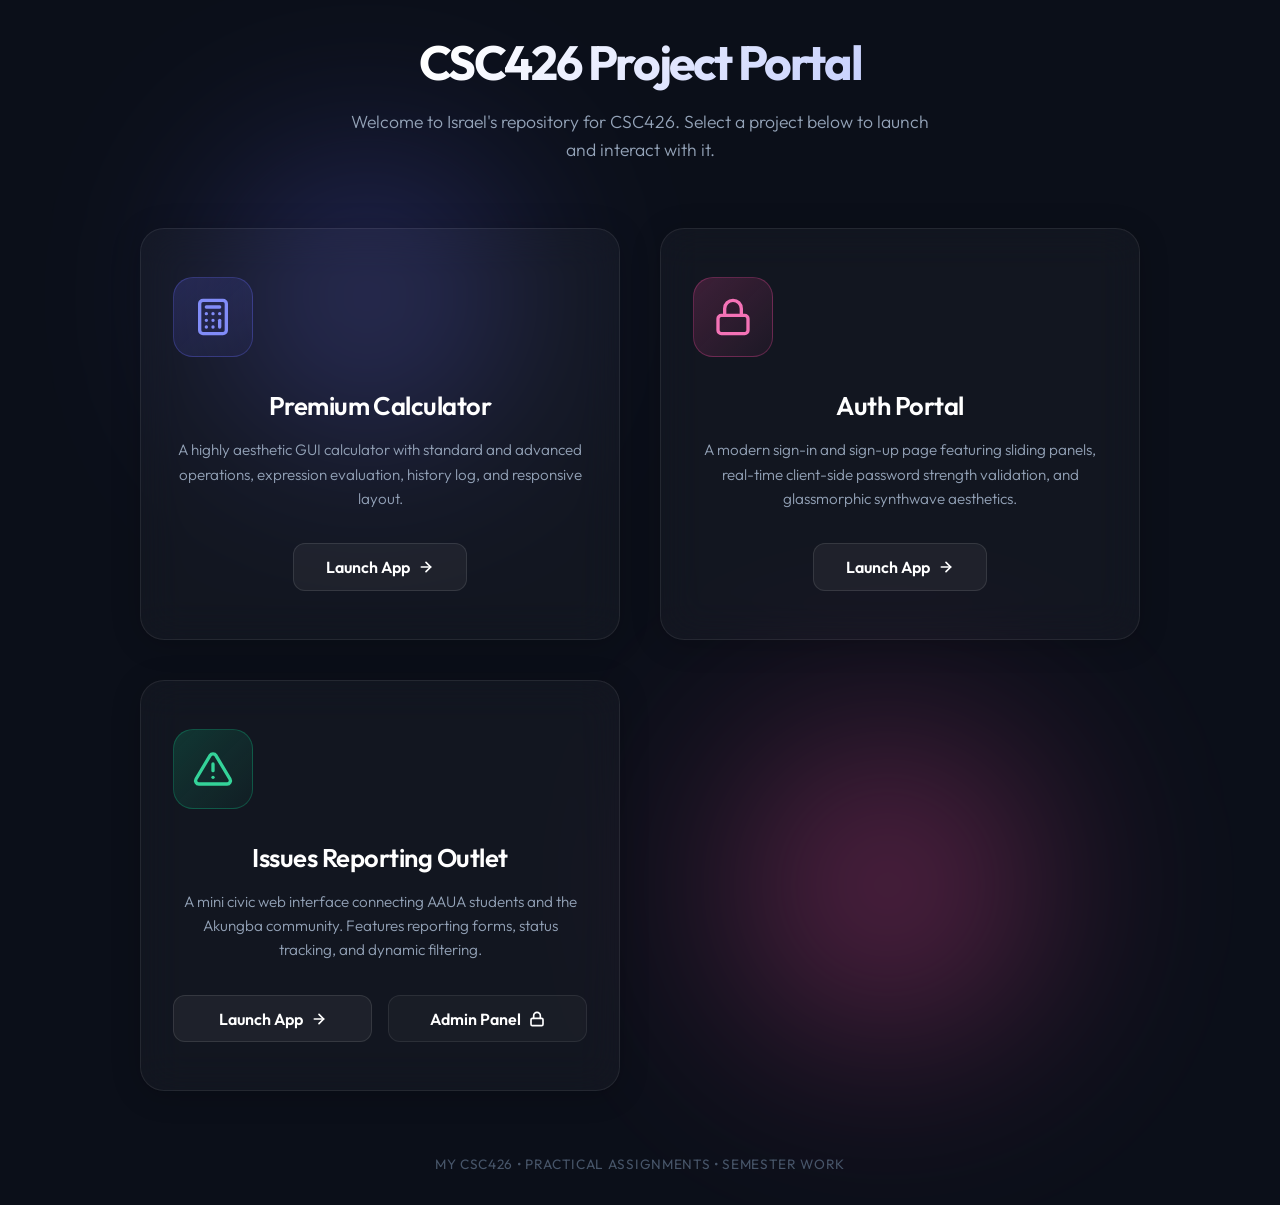
<file: index.html>
<!DOCTYPE html>
<html lang="en">
<head>
    <meta charset="UTF-8">
    <meta name="viewport" content="width=device-width, initial-scale=1.0">
    <meta name="description" content="CSC426 Practical Projects Portal - Access the Premium Calculator and Auth Portal assignment projects.">
    <title>CSC426 Project Portal</title>
    <!-- Google Fonts -->
    <link rel="preconnect" href="https://fonts.googleapis.com">
    <link rel="preconnect" href="https://fonts.gstatic.com" crossorigin>
    <link href="https://fonts.googleapis.com/css2?family=Outfit:wght@300;400;500;600;700&display=swap" rel="stylesheet">
    <!-- Favicon -->
    <link rel="icon" type="image/svg+xml" href="iro/favicon.svg?v=2">
    <style>
        :root {
            --bg-color: #0b0f19;
            --card-bg: rgba(255, 255, 255, 0.03);
            --card-border: rgba(255, 255, 255, 0.08);
            --card-hover-border: rgba(255, 255, 255, 0.2);
            --text-primary: #ffffff;
            --text-secondary: #94a3b8;
            --primary-glow: rgba(99, 102, 241, 0.15);
            --secondary-glow: rgba(236, 72, 153, 0.15);
            --accent-blue: #6366f1;
            --accent-pink: #ec4899;
            --accent-emerald: #10b981;
            --transition-speed: 0.4s;
        }

        * {
            box-sizing: border-box;
            margin: 0;
            padding: 0;
        }

        body {
            font-family: 'Outfit', sans-serif;
            background-color: var(--bg-color);
            color: var(--text-primary);
            min-height: 100vh;
            display: flex;
            flex-direction: column;
            justify-content: center;
            align-items: center;
            overflow-x: hidden;
            position: relative;
            padding: 2rem;
        }

        /* Background Animated Glow Bubbles */
        .glow-bubble {
            position: absolute;
            border-radius: 50%;
            filter: blur(100px);
            z-index: 0;
            opacity: 0.6;
            pointer-events: none;
            animation: float 20s infinite alternate ease-in-out;
        }

        .bubble-1 {
            top: 10%;
            left: 15%;
            width: 350px;
            height: 350px;
            background: radial-gradient(circle, var(--accent-blue) 0%, transparent 70%);
        }

        .bubble-2 {
            bottom: 10%;
            right: 15%;
            width: 400px;
            height: 400px;
            background: radial-gradient(circle, var(--accent-pink) 0%, transparent 70%);
            animation-delay: -5s;
        }

        @keyframes float {
            0% {
                transform: translate(0, 0) scale(1);
            }
            100% {
                transform: translate(50px, 40px) scale(1.1);
            }
        }

        /* Container & Portal Layout */
        .portal-container {
            position: relative;
            z-index: 1;
            max-width: 1000px;
            width: 100%;
            text-align: center;
        }

        header {
            margin-bottom: 4rem;
        }

        h1 {
            font-size: 3rem;
            font-weight: 700;
            letter-spacing: -0.05em;
            margin-bottom: 1rem;
            background: linear-gradient(135deg, #ffffff 30%, #a5b4fc 100%);
            -webkit-background-clip: text;
            -webkit-text-fill-color: transparent;
        }

        .subtitle {
            font-size: 1.1rem;
            color: var(--text-secondary);
            font-weight: 300;
            max-width: 600px;
            margin: 0 auto;
            line-height: 1.6;
        }

        /* Grid */
        .projects-grid {
            display: grid;
            grid-template-columns: repeat(auto-fit, minmax(320px, 1fr));
            gap: 2.5rem;
            justify-content: center;
            width: 100%;
        }

        /* Project Cards */
        .project-card {
            background: var(--card-bg);
            border: 1px solid var(--card-border);
            border-radius: 24px;
            padding: 3rem 2rem;
            text-decoration: none;
            color: inherit;
            display: flex;
            flex-direction: column;
            align-items: center;
            justify-content: space-between;
            transition: all var(--transition-speed) cubic-bezier(0.16, 1, 0.3, 1);
            backdrop-filter: blur(20px);
            -webkit-backdrop-filter: blur(20px);
            position: relative;
            overflow: hidden;
            box-shadow: 0 4px 30px rgba(0, 0, 0, 0.2);
        }

        .project-card::before {
            content: '';
            position: absolute;
            top: 0;
            left: 0;
            width: 100%;
            height: 100%;
            background: linear-gradient(180deg, rgba(255, 255, 255, 0.05) 0%, transparent 100%);
            opacity: 0;
            transition: opacity var(--transition-speed);
        }

        .project-card:hover {
            transform: translateY(-8px);
            border-color: var(--card-hover-border);
            box-shadow: 0 20px 40px rgba(0, 0, 0, 0.4), 
                        0 0 40px rgba(99, 102, 241, 0.1);
        }

        .project-card:hover::before {
            opacity: 1;
        }

        .card-icon-container {
            width: 80px;
            height: 80px;
            border-radius: 20px;
            display: flex;
            align-items: center;
            justify-content: center;
            margin-bottom: 2rem;
            transition: transform var(--transition-speed);
        }

        .project-card:hover .card-icon-container {
            transform: scale(1.1) rotate(5deg);
        }

        .calculator-card .card-icon-container {
            background: linear-gradient(135deg, rgba(99, 102, 241, 0.2) 0%, rgba(99, 102, 241, 0.05) 100%);
            border: 1px solid rgba(99, 102, 241, 0.3);
            color: #818cf8;
        }

        .auth-card .card-icon-container {
            background: linear-gradient(135deg, rgba(236, 72, 153, 0.2) 0%, rgba(236, 72, 153, 0.05) 100%);
            border: 1px solid rgba(236, 72, 153, 0.3);
            color: #f472b6;
        }

        .iro-card .card-icon-container {
            background: linear-gradient(135deg, rgba(16, 185, 129, 0.2) 0%, rgba(16, 185, 129, 0.05) 100%);
            border: 1px solid rgba(16, 185, 129, 0.3);
            color: #34d399;
        }

        .project-card h2 {
            font-size: 1.6rem;
            font-weight: 600;
            margin-bottom: 1rem;
            letter-spacing: -0.02em;
        }

        .project-card p {
            font-size: 0.95rem;
            color: var(--text-secondary);
            line-height: 1.6;
            margin-bottom: 2rem;
            font-weight: 300;
        }

        .btn-launch {
            display: inline-flex;
            align-items: center;
            gap: 0.5rem;
            font-size: 1rem;
            font-weight: 600;
            padding: 0.8rem 2rem;
            border-radius: 12px;
            background: rgba(255, 255, 255, 0.05);
            border: 1px solid rgba(255, 255, 255, 0.1);
            color: var(--text-primary);
            transition: all var(--transition-speed);
        }

        .calculator-card:hover .btn-launch {
            background: var(--accent-blue);
            border-color: var(--accent-blue);
            box-shadow: 0 0 20px rgba(99, 102, 241, 0.4);
        }

        .auth-card:hover .btn-launch {
            background: var(--accent-pink);
            border-color: var(--accent-pink);
            box-shadow: 0 0 20px rgba(236, 72, 153, 0.4);
        }

        .iro-card:hover .btn-launch:first-of-type {
            background: var(--accent-emerald);
            border-color: var(--accent-emerald);
            box-shadow: 0 0 20px rgba(16, 185, 129, 0.4);
        }

        .iro-card .btn-launch.admin-btn:hover {
            background: rgba(16, 185, 129, 0.15) !important;
            border-color: var(--accent-emerald) !important;
            box-shadow: 0 0 20px rgba(16, 185, 129, 0.25) !important;
            color: var(--text-primary) !important;
        }

        /* Footer */
        footer {
            margin-top: auto;
            padding-top: 4rem;
            font-size: 0.85rem;
            color: #475569;
            font-weight: 400;
            letter-spacing: 0.05em;
            text-transform: uppercase;
        }
    </style>
</head>
<body>
    <!-- Background Animated Glow Bubbles -->
    <div class="glow-bubble bubble-1"></div>
    <div class="glow-bubble bubble-2"></div>

    <div class="portal-container">
        <!-- Header -->
        <header>
            <h1 id="portal-title">CSC426 Project Portal</h1>
            <p class="subtitle">Welcome to Israel's repository for CSC426. Select a project below to launch and interact with it.</p>
        </header>

        <!-- Grid of Project Cards -->
        <main class="projects-grid">
            <!-- Card 1: Calculator -->
            <a href="/calculator/index.html" class="project-card calculator-card" id="link-calculator">
                <div>
                    <div class="card-icon-container">
                        <!-- Calculator Icon -->
                        <svg width="40" height="40" viewBox="0 0 24 24" fill="none" stroke="currentColor" stroke-width="2" stroke-linecap="round" stroke-linejoin="round">
                            <rect x="4" y="2" width="16" height="20" rx="2" ry="2"/>
                            <line x1="8" y1="6" x2="16" y2="6"/>
                            <line x1="16" y1="14" x2="16" y2="18"/>
                            <path d="M16 10h.01M12 10h.01M8 10h.01M12 14h.01M8 14h.01M12 18h.01M8 18h.01"/>
                        </svg>
                    </div>
                    <h2>Premium Calculator</h2>
                    <p>A highly aesthetic GUI calculator with standard and advanced operations, expression evaluation, history log, and responsive layout.</p>
                </div>
                <div class="btn-launch">
                    Launch App
                    <svg width="16" height="16" viewBox="0 0 24 24" fill="none" stroke="currentColor" stroke-width="2.5" stroke-linecap="round" stroke-linejoin="round">
                        <line x1="5" y1="12" x2="19" y2="12"></line>
                        <polyline points="12 5 19 12 12 19"></polyline>
                    </svg>
                </div>
            </a>

            <!-- Card 2: Auth Portal -->
            <a href="/auth/index.html" class="project-card auth-card" id="link-auth">
                <div>
                    <div class="card-icon-container">
                        <!-- Shield/Lock Icon -->
                        <svg width="40" height="40" viewBox="0 0 24 24" fill="none" stroke="currentColor" stroke-width="2" stroke-linecap="round" stroke-linejoin="round">
                            <rect x="3" y="11" width="18" height="11" rx="2" ry="2"/>
                            <path d="M7 11V7a5 5 0 0 1 10 0v4"/>
                        </svg>
                    </div>
                    <h2>Auth Portal</h2>
                    <p>A modern sign-in and sign-up page featuring sliding panels, real-time client-side password strength validation, and glassmorphic synthwave aesthetics.</p>
                </div>
                <div class="btn-launch">
                    Launch App
                    <svg width="16" height="16" viewBox="0 0 24 24" fill="none" stroke="currentColor" stroke-width="2.5" stroke-linecap="round" stroke-linejoin="round">
                        <line x1="5" y1="12" x2="19" y2="12"></line>
                        <polyline points="12 5 19 12 12 19"></polyline>
                    </svg>
                </div>
            </a>

            <!-- Card 3: Issues Reporting Outlet (IRO) -->
            <div class="project-card iro-card" id="link-iro">
                <div>
                    <div class="card-icon-container">
                        <!-- Alert/Notification Icon -->
                        <svg width="40" height="40" viewBox="0 0 24 24" fill="none" stroke="currentColor" stroke-width="2" stroke-linecap="round" stroke-linejoin="round">
                            <path d="M10.29 3.86L1.82 18a2 2 0 0 0 1.71 3h16.94a2 2 0 0 0 1.71-3L13.71 3.86a2 2 0 0 0-3.42 0z"/>
                            <line x1="12" y1="9" x2="12" y2="13"/>
                            <line x1="12" y1="17" x2="12.01" y2="17"/>
                        </svg>
                    </div>
                    <h2>Issues Reporting Outlet</h2>
                    <p>A mini civic web interface connecting AAUA students and the Akungba community. Features reporting forms, status tracking, and dynamic filtering.</p>
                </div>
                <div style="display: flex; gap: 1rem; width: 100%; justify-content: center; z-index: 10; margin-top: auto;">
                    <a href="/iro/index.html" class="btn-launch" style="text-decoration: none; flex: 1; justify-content: center;">
                        Launch App
                        <svg width="16" height="16" viewBox="0 0 24 24" fill="none" stroke="currentColor" stroke-width="2.5" stroke-linecap="round" stroke-linejoin="round">
                            <line x1="5" y1="12" x2="19" y2="12"></line>
                            <polyline points="12 5 19 12 12 19"></polyline>
                        </svg>
                    </a>
                    <a href="/iro/index.html#admin" class="btn-launch admin-btn" style="text-decoration: none; flex: 1; justify-content: center; background: rgba(255, 255, 255, 0.03); border-color: rgba(255, 255, 255, 0.08);">
                        Admin Panel
                        <svg width="16" height="16" viewBox="0 0 24 24" fill="none" stroke="currentColor" stroke-width="2.5" stroke-linecap="round" stroke-linejoin="round">
                            <rect x="3" y="11" width="18" height="11" rx="2" ry="2"/>
                            <path d="M7 11V7a5 5 0 0 1 10 0v4"/>
                        </svg>
                    </a>
                </div>
            </div>
        </main>

        <!-- Footer -->
        <footer>
           My CSC426 &bull; Practical Assignments &bull; Semester Work
        </footer>
    </div>
</body>
</html>
</file>
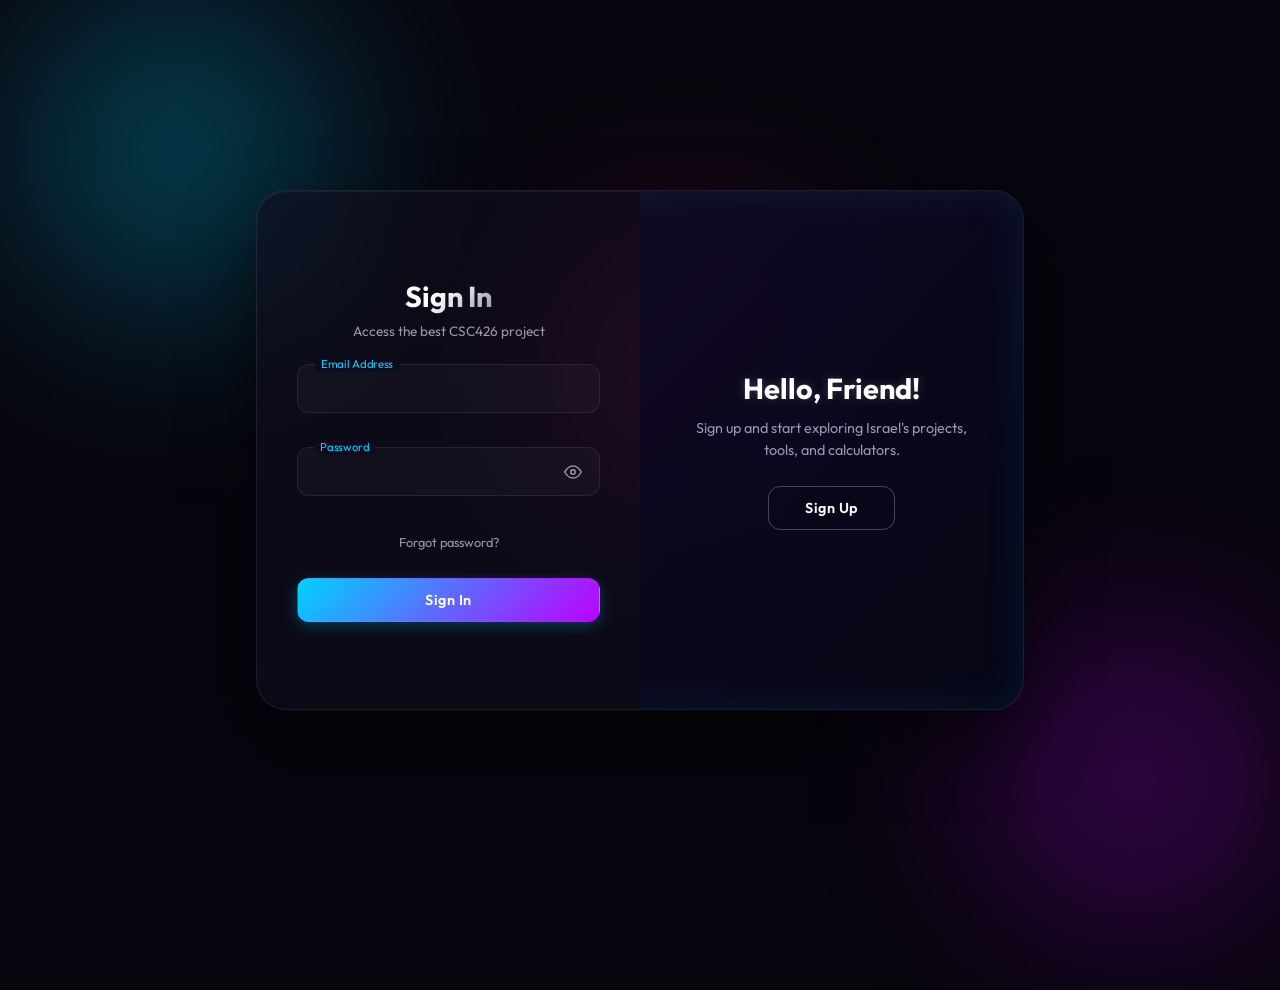
<file: auth/index.html>
<!DOCTYPE html>
<html lang="en">
<head>
    <meta charset="UTF-8">
    <meta name="viewport" content="width=device-width, initial-scale=1.0">
    <meta name="description" content="A premium, highly aesthetic Login and Sign Up portal with smooth sliding transitions, client-side validation, and glassmorphic synthwave aesthetics.">
    <title>My CSC426 Auth Portal</title>
    <!-- Google Fonts -->
    <link rel="preconnect" href="https://fonts.googleapis.com">
    <link rel="preconnect" href="https://fonts.gstatic.com" crossorigin>
    <link href="https://fonts.googleapis.com/css2?family=Outfit:wght@300;400;500;600;700&display=swap" rel="stylesheet">
    <link rel="stylesheet" href="style.css">
</head>
<body>
    <!-- Background Animated Glow Bubbles -->
    <div class="glow-bubble bubble-1"></div>
    <div class="glow-bubble bubble-2"></div>
    <div class="glow-bubble bubble-3"></div>

    <div class="container" id="container">
        <!-- Sign Up Form Panel -->
        <div class="form-container sign-up-container">
            <form id="signUpForm" novalidate>
                <h1>Create Account</h1>
                <p class="subtitle">Join to explore the best CSC426 platform today</p>
                
                <!-- Input Group: Name -->
                <div class="input-group">
                    <input type="text" id="signupName" required autocomplete="name">
                    <label for="signupName">Full Name</label>
                    <span class="error-msg" id="signupNameError"></span>
                </div>
                
                <!-- Input Group: Email -->
                <div class="input-group">
                    <input type="email" id="signupEmail" required autocomplete="email">
                    <label for="signupEmail">Email Address</label>
                    <span class="error-msg" id="signupEmailError"></span>
                </div>
                
                <!-- Input Group: Password -->
                <div class="input-group password-group">
                    <input type="password" id="signupPassword" required autocomplete="new-password">
                    <label for="signupPassword">Password</label>
                    <button type="button" class="toggle-password" aria-label="Toggle password visibility">
                        <!-- Eye Icon -->
                        <svg class="eye-open" width="18" height="18" viewBox="0 0 24 24" fill="none" stroke="currentColor" stroke-width="2" stroke-linecap="round" stroke-linejoin="round"><path d="M1 12s4-8 11-8 11 8 11 8-4 8-11 8-11-8-11-8z"/><circle cx="12" cy="12" r="3"/></svg>
                        <svg class="eye-closed hidden" width="18" height="18" viewBox="0 0 24 24" fill="none" stroke="currentColor" stroke-width="2" stroke-linecap="round" stroke-linejoin="round"><path d="M17.94 17.94A10.07 10.07 0 0 1 12 20c-7 0-11-8-11-8a18.45 18.45 0 0 1 5.06-5.94M9.9 4.24A9.12 9.12 0 0 1 12 4c7 0 11 8 11 8a18.5 18.5 0 0 1-2.16 3.19m-6.72-1.07a3 3 0 1 1-4.24-4.24"/><line x1="1" y1="1" x2="23" y2="23"/></svg>
                    </button>
                    <!-- Password Strength Meter -->
                    <div class="strength-meter">
                        <div class="strength-bar" id="strengthBar"></div>
                    </div>
                    <span class="strength-text" id="strengthText">Password strength</span>
                    <span class="error-msg" id="signupPasswordError"></span>
                </div>

                <!-- Input Group: Confirm Password -->
                <div class="input-group password-group">
                    <input type="password" id="signupConfirmPassword" required autocomplete="new-password">
                    <label for="signupConfirmPassword">Confirm Password</label>
                    <button type="button" class="toggle-password" aria-label="Toggle password visibility">
                        <svg class="eye-open" width="18" height="18" viewBox="0 0 24 24" fill="none" stroke="currentColor" stroke-width="2" stroke-linecap="round" stroke-linejoin="round"><path d="M1 12s4-8 11-8 11 8 11 8-4 8-11 8-11-8-11-8z"/><circle cx="12" cy="12" r="3"/></svg>
                        <svg class="eye-closed hidden" width="18" height="18" viewBox="0 0 24 24" fill="none" stroke="currentColor" stroke-width="2" stroke-linecap="round" stroke-linejoin="round"><path d="M17.94 17.94A10.07 10.07 0 0 1 12 20c-7 0-11-8-11-8a18.45 18.45 0 0 1 5.06-5.94M9.9 4.24A9.12 9.12 0 0 1 12 4c7 0 11 8 11 8a18.5 18.5 0 0 1-2.16 3.19m-6.72-1.07a3 3 0 1 1-4.24-4.24"/><line x1="1" y1="1" x2="23" y2="23"/></svg>
                    </button>
                    <span class="error-msg" id="signupConfirmPasswordError"></span>
                </div>

                <button class="btn btn-primary" type="submit">Sign Up</button>
                <div class="mobile-switch">Already have an account? <span id="mobileToLogin">Sign In</span></div>
            </form>
        </div>

        <!-- Sign In Form Panel -->
        <div class="form-container sign-in-container">
            <form id="signInForm" novalidate>
                <h1>Sign In</h1>
                <p class="subtitle">Access the best CSC426 project</p>
                
                <!-- Input Group: Email -->
                <div class="input-group">
                    <input type="email" id="loginEmail" required autocomplete="email">
                    <label for="loginEmail">Email Address</label>
                    <span class="error-msg" id="loginEmailError"></span>
                </div>
                
                <!-- Input Group: Password -->
                <div class="input-group password-group">
                    <input type="password" id="loginPassword" required autocomplete="current-password">
                    <label for="loginPassword">Password</label>
                    <button type="button" class="toggle-password" aria-label="Toggle password visibility">
                        <svg class="eye-open" width="18" height="18" viewBox="0 0 24 24" fill="none" stroke="currentColor" stroke-width="2" stroke-linecap="round" stroke-linejoin="round"><path d="M1 12s4-8 11-8 11 8 11 8-4 8-11 8-11-8-11-8z"/><circle cx="12" cy="12" r="3"/></svg>
                        <svg class="eye-closed hidden" width="18" height="18" viewBox="0 0 24 24" fill="none" stroke="currentColor" stroke-width="2" stroke-linecap="round" stroke-linejoin="round"><path d="M17.94 17.94A10.07 10.07 0 0 1 12 20c-7 0-11-8-11-8a18.45 18.45 0 0 1 5.06-5.94M9.9 4.24A9.12 9.12 0 0 1 12 4c7 0 11 8 11 8a18.5 18.5 0 0 1-2.16 3.19m-6.72-1.07a3 3 0 1 1-4.24-4.24"/><line x1="1" y1="1" x2="23" y2="23"/></svg>
                    </button>
                    <span class="error-msg" id="loginPasswordError"></span>
                </div>

                <a href="#" class="forgot-password">Forgot password?</a>
                <button class="btn btn-primary" type="submit">Sign In</button>
                <div class="mobile-switch">Don't have an account? <span id="mobileToSignUp">Sign Up</span></div>
            </form>
        </div>

        <!-- Overlay Panel Container -->
        <div class="overlay-container">
            <div class="overlay">
                <!-- Overlay Left (Active when signing up is shown) -->
                <div class="overlay-panel overlay-left">
                    <h2>Welcome Back!</h2>
                    <p>Enter your details and continue your journey with the best CSC426 platform you every see.</p>
                    <button class="btn btn-ghost" id="signInBtn">Sign In</button>
                </div>
                <!-- Overlay Right (Active when signing in is shown) -->
                <div class="overlay-panel overlay-right">
                    <h2>Hello, Friend!</h2>
                    <p>Sign up and start exploring Israel's projects, tools, and calculators.</p>
                    <button class="btn btn-ghost" id="signUpBtn">Sign Up</button>
                </div>
            </div>
        </div>
    </div>

    <!-- Alert Dialog -->
    <div class="alert-dialog" id="alertDialog">
        <div class="alert-box">
            <div class="alert-icon" id="alertIcon"></div>
            <h3 class="alert-title" id="alertTitle">Alert</h3>
            <p class="alert-message" id="alertMessage">Message details go here.</p>
            <button class="btn btn-primary" id="alertCloseBtn">Okay</button>
        </div>
    </div>

    <!-- Scripts -->
    <script src="script.js"></script>
</body>
</html>
</file>
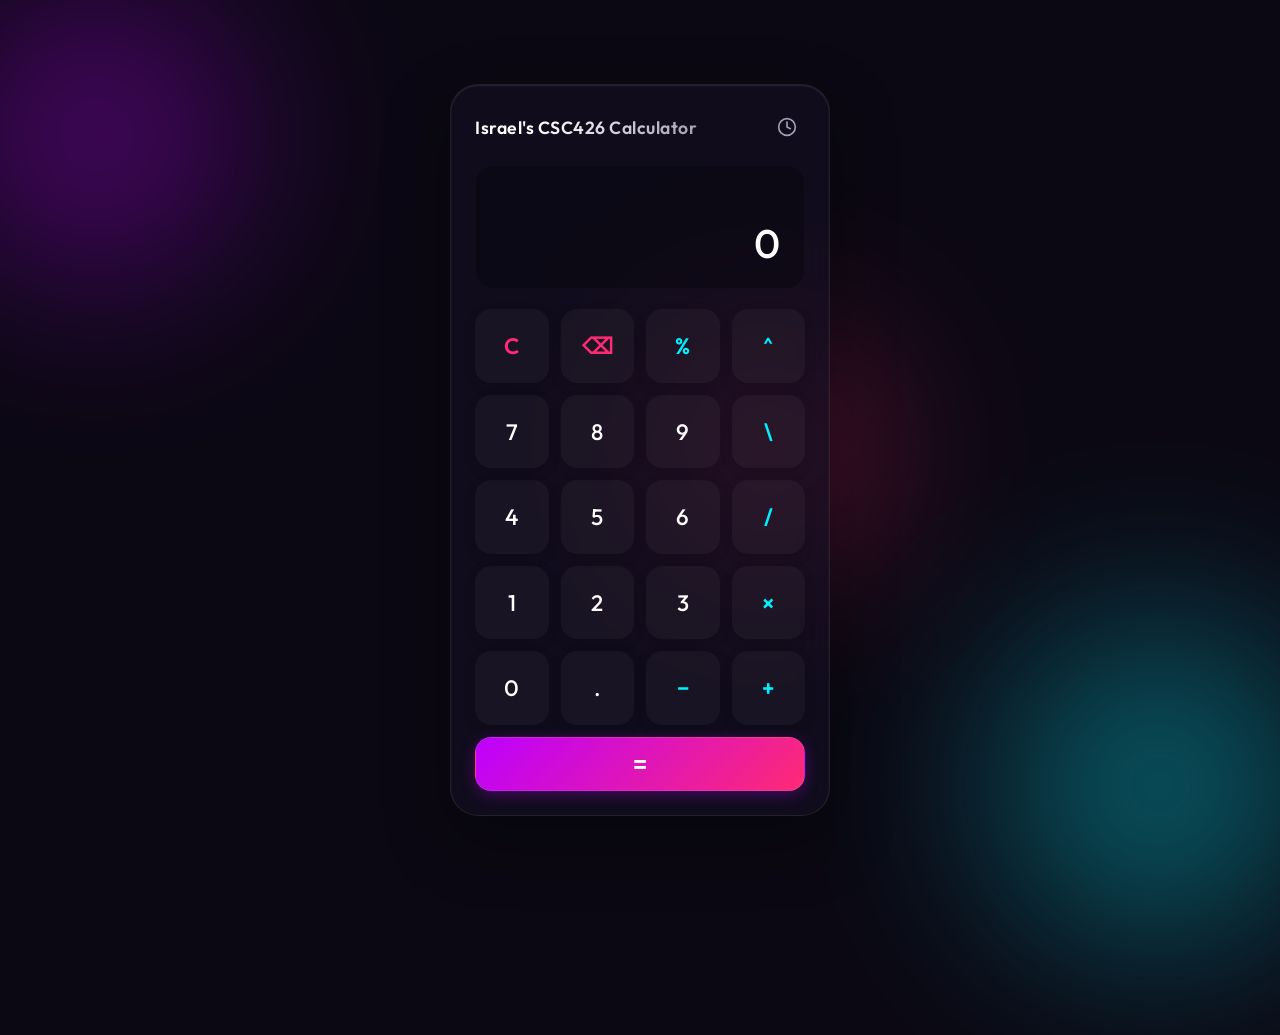
<file: calculator/index.html>
<!DOCTYPE html>
<html lang="en">
<head>
    <meta charset="UTF-8">
    <meta name="viewport" content="width=device-width, initial-scale=1.0">
    <meta name="description" content="A premium, highly aesthetic GUI-based calculator with standard and advanced operations, keyboard support, and history tracking.">
    <title>CSC426 Premium Calculator</title>
    <!-- Google Fonts -->
    <link rel="preconnect" href="https://fonts.googleapis.com">
    <link rel="preconnect" href="https://fonts.gstatic.com" crossorigin>
    <link href="https://fonts.googleapis.com/css2?family=Outfit:wght@300;400;500;600;700&display=swap" rel="stylesheet">
    <link rel="stylesheet" href="index.css">
</head>
<body>
    <!-- Background Animated Glow Bubbles -->
    <div class="glow-bubble bubble-1"></div>
    <div class="glow-bubble bubble-2"></div>
    <div class="glow-bubble bubble-3"></div>

    <div class="calculator-container" id="calculatorContainer">
        <!-- Header -->
        <header class="calculator-header">
            <h1 class="logo">Israel's CSC426 Calculator</h1>
            <button class="history-toggle-btn" id="historyToggleBtn" aria-label="Toggle calculation history">
                <!-- History Icon (SVG) -->
                <svg width="20" height="20" viewBox="0 0 24 24" fill="none" stroke="currentColor" stroke-width="2" stroke-linecap="round" stroke-linejoin="round">
                    <circle cx="12" cy="12" r="10"/>
                    <polyline points="12 6 12 12 16 14"/>
                </svg>
            </button>
        </header>

        <!-- Display Area -->
        <div class="calculator-display">
            <div class="expression-row" id="expressionDisplay" aria-live="polite"></div>
            <div class="result-row" id="resultDisplay" aria-live="polite">0</div>
        </div>

        <!-- Keypad Grid -->
        <div class="calculator-keypad">
            <!-- Row 1: Actions & Advanced Ops -->
            <button class="btn btn-action" id="key-clear" data-key="c">C</button>
            <button class="btn btn-action" id="key-backspace" data-key="backspace">⌫</button>
            <button class="btn btn-op" id="key-mod" data-op="%">%</button>
            <button class="btn btn-op" id="key-exp" data-op="^">^</button>

            <!-- Row 2 -->
            <button class="btn btn-num" data-num="7">7</button>
            <button class="btn btn-num" data-num="8">8</button>
            <button class="btn btn-num" data-num="9">9</button>
            <button class="btn btn-op" id="key-intdiv" data-op="\">\</button>

            <!-- Row 3 -->
            <button class="btn btn-num" data-num="4">4</button>
            <button class="btn btn-num" data-num="5">5</button>
            <button class="btn btn-num" data-num="6">6</button>
            <button class="btn btn-op" id="key-div" data-op="/">/</button>

            <!-- Row 4 -->
            <button class="btn btn-num" data-num="1">1</button>
            <button class="btn btn-num" data-num="2">2</button>
            <button class="btn btn-num" data-num="3">3</button>
            <button class="btn btn-op" id="key-mul" data-op="*">×</button>

            <!-- Row 5 -->
            <button class="btn btn-num" data-num="0">0</button>
            <button class="btn btn-num" data-num=".">.</button>
            <button class="btn btn-op" id="key-sub" data-op="-">−</button>
            <button class="btn btn-op" id="key-add" data-op="+">+</button>

            <!-- Equals (Spans full width or special style) -->
            <button class="btn btn-equals" id="key-equals">=</button>
        </div>

        <!-- History Panel (Slides out) -->
        <div class="history-panel" id="historyPanel">
            <div class="history-header">
                <h2>Calculation History</h2>
                <button class="close-history-btn" id="closeHistoryBtn" aria-label="Close history">
                    <svg width="20" height="20" viewBox="0 0 24 24" fill="none" stroke="currentColor" stroke-width="2" stroke-linecap="round" stroke-linejoin="round">
                        <line x1="18" y1="6" x2="6" y2="18"></line>
                        <line x1="6" y1="6" x2="18" y2="18"></line>
                    </svg>
                </button>
            </div>
            <div class="history-content" id="historyContent">
                <p class="empty-history-msg">No history yet</p>
            </div>
            <div class="history-footer">
                <button class="clear-history-btn" id="clearHistoryBtn">Clear All History</button>
            </div>
        </div>
    </div>

    <!-- Scripts -->
    <script src="index.js"></script>
</body>
</html>
</file>
<file: auth/style.css>
/* CSS Variables for Premium Aesthetics */
:root {
    --bg-dark: #07050d;
    --card-bg: rgba(18, 14, 30, 0.6);
    --border-color: rgba(255, 255, 255, 0.08);
    --text-primary: #f5f3f7;
    --text-secondary: #9c94b0;

    /* Cyberpunk Glow Palettes */
    --neon-blue: #00d2ff;
    --neon-green: #39ff14;
    --neon-pink: #ff2a74;
    --neon-purple: #bd00ff;
    
    --input-bg: rgba(255, 255, 255, 0.03);
    --input-focus: rgba(0, 210, 255, 0.15);
    
    --font-sans: 'Outfit', -apple-system, BlinkMacSystemFont, sans-serif;
    --transition-speed: 0.6s;
    --easing: cubic-bezier(0.76, 0, 0.24, 1);
}

/* Reset and Base Styles */
* {
    margin: 0;
    padding: 0;
    box-sizing: border-box;
    font-family: var(--font-sans);
    user-select: none;
}

body {
    background-color: var(--bg-dark);
    color: var(--text-primary);
    min-height: 100vh;
    display: flex;
    justify-content: center;
    align-items: center;
    overflow: hidden;
    position: relative;
}

/* Ambient Animated Glow Bubbles */
.glow-bubble {
    position: absolute;
    border-radius: 50%;
    filter: blur(90px);
    opacity: 0.4;
    z-index: 0;
    pointer-events: none;
    animation: drift 25s infinite alternate ease-in-out;
}

.bubble-1 {
    width: 480px;
    height: 480px;
    background: radial-gradient(circle, var(--neon-blue) 0%, transparent 70%);
    top: -10%;
    left: -5%;
}

.bubble-2 {
    width: 420px;
    height: 420px;
    background: radial-gradient(circle, var(--neon-purple) 0%, transparent 70%);
    bottom: -10%;
    right: -5%;
    animation-delay: -5s;
}

.bubble-3 {
    width: 350px;
    height: 350px;
    background: radial-gradient(circle, var(--neon-pink) 0%, transparent 70%);
    bottom: 40%;
    left: 40%;
    animation-delay: -10s;
}

@keyframes drift {
    0% { transform: translate(0, 0) scale(1) rotate(0deg); }
    50% { transform: translate(60px, -60px) scale(1.15) rotate(180deg); }
    100% { transform: translate(-40px, 40px) scale(0.9) rotate(360deg); }
}

/* Main Auth Container */
.container {
    background: var(--card-bg);
    border: 1px solid var(--border-color);
    border-radius: 30px;
    box-shadow: 0 30px 70px rgba(0, 0, 0, 0.5),
                inset 0 1px 2px rgba(255, 255, 255, 0.08);
    backdrop-filter: blur(25px);
    -webkit-backdrop-filter: blur(25px);
    position: relative;
    overflow: hidden;
    width: 768px;
    max-width: 100%;
    min-height: 520px;
    z-index: 10;
}

/* Forms container general layout */
.form-container {
    position: absolute;
    top: 0;
    height: 100%;
    transition: all var(--transition-speed) var(--easing);
}

.sign-in-container {
    left: 0;
    width: 50%;
    z-index: 2;
}

.sign-up-container {
    left: 0;
    width: 50%;
    opacity: 0;
    z-index: 1;
}

/* Active Right Panel Class Shifts (for Toggle state) */
.container.right-panel-active .sign-in-container {
    transform: translateX(100%);
    opacity: 0;
    z-index: 1;
}

.container.right-panel-active .sign-up-container {
    transform: translateX(100%);
    opacity: 1;
    z-index: 5;
    animation: show var(--transition-speed);
}

@keyframes show {
    0%, 49.99% { opacity: 0; z-index: 1; }
    50%, 100% { opacity: 1; z-index: 5; }
}

/* Form Styling */
form {
    background: transparent;
    display: flex;
    flex-direction: column;
    justify-content: center;
    align-items: center;
    padding: 0 40px;
    height: 100%;
    text-align: center;
}

form h1 {
    font-size: 1.8rem;
    font-weight: 700;
    margin-bottom: 8px;
    background: linear-gradient(135deg, #ffffff 40%, var(--text-secondary));
    -webkit-background-clip: text;
    -webkit-text-fill-color: transparent;
}

.subtitle {
    font-size: 0.85rem;
    color: var(--text-secondary);
    margin-bottom: 24px;
}

/* Input Fields & Floating Labels */
.input-group {
    position: relative;
    width: 100%;
    margin-bottom: 16px;
}

.input-group input {
    width: 100%;
    padding: 14px 16px;
    background: var(--input-bg);
    border: 1px solid var(--border-color);
    border-radius: 12px;
    outline: none;
    color: var(--text-primary);
    font-size: 0.95rem;
    transition: all 0.3s ease;
    user-select: text;
}

/* Floating Label Animation */
.input-group label {
    position: absolute;
    left: 16px;
    top: 50%;
    transform: translateY(-50%);
    color: var(--text-secondary);
    pointer-events: none;
    transition: all 0.3s ease;
    font-size: 0.9rem;
}

/* When focused, filled, or autofilled, label floats up */
.input-group input:focus ~ label,
.input-group input:not(:placeholder-shown) ~ label,
.input-group input:-webkit-autofill ~ label,
.input-group input:autofill ~ label,
.input-group.has-content label {
    top: 0;
    font-size: 0.75rem;
    color: var(--neon-blue);
    background: #0f0b1e;
    padding: 0 6px;
    border-radius: 4px;
    transform: translateY(-50%) scale(0.95);
}

.input-group input:focus {
    border-color: var(--neon-blue);
    box-shadow: 0 0 10px rgba(0, 210, 255, 0.25);
    background: var(--input-focus);
}

/* Toggle Password Visibility Button */
.password-group {
    position: relative;
}

.password-group input {
    padding-right: 48px;
}

.toggle-password {
    position: absolute;
    right: 14px;
    top: 25px; /* Centered relative to input height */
    transform: translateY(-50%);
    background: transparent;
    border: none;
    color: var(--text-secondary);
    cursor: pointer;
    display: flex;
    align-items: center;
    justify-content: center;
    padding: 4px;
    transition: color 0.2s ease;
    z-index: 10;
}

.toggle-password:hover {
    color: var(--text-primary);
}

.hidden {
    display: none !important;
}

/* Error Messages */
.error-msg {
    display: block;
    text-align: left;
    color: var(--neon-pink);
    font-size: 0.75rem;
    margin-top: 4px;
    padding-left: 4px;
    min-height: 14px;
}

/* Password Strength Bar */
.strength-meter {
    height: 4px;
    background: rgba(255, 255, 255, 0.08);
    border-radius: 2px;
    margin-top: 6px;
    overflow: hidden;
    display: none; /* Shown dynamically in JS */
}

.strength-bar {
    height: 100%;
    width: 0;
    border-radius: 2px;
    transition: width 0.4s ease, background-color 0.4s ease;
}

.strength-bar.weak { background-color: var(--neon-pink); }
.strength-bar.medium { background-color: #ffd000; }
.strength-bar.strong { background-color: var(--neon-green); }

.strength-text {
    display: none; /* Shown dynamically */
    font-size: 0.75rem;
    text-align: left;
    color: var(--text-secondary);
    margin-top: 4px;
    padding-left: 4px;
}

.forgot-password {
    color: var(--text-secondary);
    font-size: 0.8rem;
    text-decoration: none;
    margin: 4px 0 20px;
    transition: color 0.2s ease;
}

.forgot-password:hover {
    color: var(--neon-blue);
    text-shadow: 0 0 8px rgba(0, 210, 255, 0.3);
}

/* Button System */
.btn {
    border: 1px solid transparent;
    border-radius: 12px;
    font-size: 0.9rem;
    font-weight: 600;
    padding: 12px 36px;
    cursor: pointer;
    transition: all 0.2s ease;
    outline: none;
    letter-spacing: 0.5px;
}

.btn-primary {
    background: linear-gradient(135deg, var(--neon-blue), var(--neon-purple));
    color: #fff;
    box-shadow: 0 4px 15px rgba(0, 210, 255, 0.25);
    margin-top: 8px;
    width: 100%;
}

.btn-primary:hover {
    background: linear-gradient(135deg, #33dbff, #c933ff);
    box-shadow: 0 6px 20px rgba(0, 210, 255, 0.45);
    transform: translateY(-1px);
}

.btn-primary:active {
    transform: translateY(1px);
}

.btn-ghost {
    background: transparent;
    border-color: rgba(255, 255, 255, 0.25);
    color: #fff;
}

.btn-ghost:hover {
    background: rgba(255, 255, 255, 0.08);
    border-color: #fff;
    box-shadow: 0 0 15px rgba(255, 255, 255, 0.15);
}

/* Sliding Overlay Panel Container */
.overlay-container {
    position: absolute;
    top: 0;
    left: 50%;
    width: 50%;
    height: 100%;
    overflow: hidden;
    transition: transform var(--transition-speed) var(--easing);
    z-index: 100;
}

.container.right-panel-active .overlay-container {
    transform: translateX(-100%);
}

.overlay {
    background: linear-gradient(135deg, rgba(20, 10, 45, 0.8), rgba(5, 5, 20, 0.9));
    color: #fff;
    position: relative;
    left: -100%;
    height: 100%;
    width: 200%;
    transform: translateX(0);
    transition: transform var(--transition-speed) var(--easing);
    box-shadow: inset 0 0 40px rgba(0, 210, 255, 0.1);
}

.container.right-panel-active .overlay {
    transform: translateX(50%);
}

.overlay-panel {
    position: absolute;
    display: flex;
    align-items: center;
    justify-content: center;
    flex-direction: column;
    padding: 0 40px;
    text-align: center;
    top: 0;
    height: 100%;
    width: 50%;
    transform: translateX(0);
    transition: transform var(--transition-speed) var(--easing);
}

.overlay-left {
    transform: translateX(-20%);
}

.container.right-panel-active .overlay-left {
    transform: translateX(0);
}

.overlay-right {
    right: 0;
    transform: translateX(0);
}

.container.right-panel-active .overlay-right {
    transform: translateX(20%);
}

.overlay-panel h2 {
    font-size: 1.8rem;
    font-weight: 700;
    margin-bottom: 12px;
    text-shadow: 0 0 10px rgba(255, 255, 255, 0.2);
}

.overlay-panel p {
    font-size: 0.9rem;
    line-height: 1.5;
    margin-bottom: 24px;
    color: var(--text-secondary);
}

/* Mobile responsive Switch option */
.mobile-switch {
    display: none;
    font-size: 0.85rem;
    color: var(--text-secondary);
    margin-top: 18px;
}

.mobile-switch span {
    color: var(--neon-blue);
    cursor: pointer;
    font-weight: 600;
}

.mobile-switch span:hover {
    text-decoration: underline;
}

/* Premium Alert Dialog */
.alert-dialog {
    position: fixed;
    top: 0;
    left: 0;
    width: 100%;
    height: 100%;
    background: rgba(0, 0, 0, 0.7);
    backdrop-filter: blur(10px);
    -webkit-backdrop-filter: blur(10px);
    z-index: 1000;
    display: flex;
    justify-content: center;
    align-items: center;
    opacity: 0;
    pointer-events: none;
    transition: opacity 0.3s ease;
}

.alert-dialog.show {
    opacity: 1;
    pointer-events: auto;
}

.alert-box {
    background: rgba(22, 17, 36, 0.95);
    border: 1px solid rgba(255, 255, 255, 0.1);
    box-shadow: 0 20px 50px rgba(0, 0, 0, 0.5),
                0 0 20px rgba(0, 210, 255, 0.2);
    border-radius: 20px;
    padding: 30px;
    width: 320px;
    text-align: center;
    transform: scale(0.8);
    transition: transform 0.3s cubic-bezier(0.175, 0.885, 0.32, 1.275);
}

.alert-dialog.show .alert-box {
    transform: scale(1);
}

.alert-icon {
    width: 50px;
    height: 50px;
    margin: 0 auto 16px;
    border-radius: 50%;
    display: flex;
    align-items: center;
    justify-content: center;
}

.alert-icon.success {
    background: rgba(57, 255, 20, 0.1);
    border: 2px solid var(--neon-green);
    color: var(--neon-green);
}

.alert-icon.success::after {
    content: '✓';
    font-size: 1.8rem;
    font-weight: bold;
}

.alert-icon.error {
    background: rgba(255, 42, 116, 0.1);
    border: 2px solid var(--neon-pink);
    color: var(--neon-pink);
}

.alert-icon.error::after {
    content: '✗';
    font-size: 1.8rem;
    font-weight: bold;
}

.alert-title {
    font-size: 1.2rem;
    font-weight: 600;
    margin-bottom: 8px;
    color: #fff;
}

.alert-message {
    font-size: 0.9rem;
    color: var(--text-secondary);
    margin-bottom: 20px;
    line-height: 1.4;
}

.alert-box .btn {
    width: 100%;
}

/* Mobile Responsiveness (Viewports < 768px) */
@media (max-width: 768px) {
    .container {
        width: 340px;
        min-height: 540px;
        padding: 20px 0;
    }
    
    .overlay-container {
        display: none; /* Hide overlay slider on mobile */
    }
    
    .form-container {
        width: 100%;
        position: relative;
        transform: none !important;
        opacity: 1 !important;
        display: none;
    }
    
    /* Toggle states for mobile display */
    .container:not(.right-panel-active) .sign-in-container {
        display: block;
    }
    
    .container.right-panel-active .sign-up-container {
        display: block;
    }
    
    .mobile-switch {
        display: block;
    }
    
    form {
        padding: 0 24px;
    }
    
    form h1 {
        font-size: 1.6rem;
    }
}
</file>
<file: calculator/index.css>
/* Core Design System & Variables */
:root {
    --bg-dark: #0b0813;
    --card-bg: rgba(20, 16, 35, 0.65);
    --border-color: rgba(255, 255, 255, 0.08);
    --text-primary: #f3f0f7;
    --text-secondary: #a29bb3;
    
    /* Neon Colors */
    --neon-pink: #ff2a74;
    --neon-cyan: #00f0ff;
    --neon-purple: #bd00ff;
    --neon-yellow: #ffd000;
    --neon-green: #39ff14;
    --neon-red: #ff3b30;

    /* Key colors */
    --key-bg: rgba(255, 255, 255, 0.03);
    --key-bg-hover: rgba(255, 255, 255, 0.07);
    --key-bg-active: rgba(255, 255, 255, 0.12);
    
    --font-sans: 'Outfit', -apple-system, BlinkMacSystemFont, "Segoe UI", Roboto, sans-serif;
}

/* Base resets & styles */
* {
    box-sizing: border-box;
    margin: 0;
    padding: 0;
    user-select: none;
    -webkit-user-select: none;
}

body {
    background-color: var(--bg-dark);
    color: var(--text-primary);
    font-family: var(--font-sans);
    min-height: 100vh;
    display: flex;
    justify-content: center;
    align-items: center;
    overflow: hidden;
    position: relative;
}

/* Background animated glow bubbles */
.glow-bubble {
    position: absolute;
    border-radius: 50%;
    filter: blur(80px);
    opacity: 0.45;
    z-index: 0;
    pointer-events: none;
    animation: drift 25s infinite alternate ease-in-out;
}

.bubble-1 {
    width: 450px;
    height: 450px;
    background: radial-gradient(circle, var(--neon-purple) 0%, transparent 70%);
    top: -10%;
    left: -10%;
    animation-duration: 20s;
}

.bubble-2 {
    width: 500px;
    height: 500px;
    background: radial-gradient(circle, var(--neon-cyan) 0%, transparent 70%);
    bottom: -15%;
    right: -10%;
    animation-duration: 28s;
}

.bubble-3 {
    width: 350px;
    height: 350px;
    background: radial-gradient(circle, var(--neon-pink) 0%, transparent 70%);
    top: 50%;
    left: 60%;
    transform: translate(-50%, -50%);
    animation-duration: 22s;
}

@keyframes drift {
    0% {
        transform: translate(0, 0) scale(1) rotate(0deg);
    }
    50% {
        transform: translate(50px, -50px) scale(1.1) rotate(180deg);
    }
    100% {
        transform: translate(-30px, 40px) scale(0.9) rotate(360deg);
    }
}

/* Calculator Container */
.calculator-container {
    width: 100%;
    max-width: 380px;
    background: var(--card-bg);
    border: 1px solid var(--border-color);
    border-radius: 28px;
    box-shadow: 0 24px 64px rgba(0, 0, 0, 0.4), 
                inset 0 1px 2px rgba(255, 255, 255, 0.1);
    backdrop-filter: blur(20px);
    -webkit-backdrop-filter: blur(20px);
    padding: 24px;
    display: flex;
    flex-direction: column;
    gap: 20px;
    z-index: 10;
    position: relative;
    overflow: hidden;
}

/* Header */
.calculator-header {
    display: flex;
    justify-content: space-between;
    align-items: center;
}

.logo {
    font-size: 1.1rem;
    font-weight: 600;
    letter-spacing: 0.5px;
    background: linear-gradient(135deg, #ffffff 30%, var(--text-secondary));
    -webkit-background-clip: text;
    -webkit-text-fill-color: transparent;
}

.history-toggle-btn {
    background: transparent;
    border: none;
    color: var(--text-secondary);
    cursor: pointer;
    padding: 8px;
    border-radius: 50%;
    display: flex;
    align-items: center;
    justify-content: center;
    transition: all 0.3s cubic-bezier(0.4, 0, 0.2, 1);
}

.history-toggle-btn:hover {
    color: var(--neon-cyan);
    background: rgba(255, 255, 255, 0.05);
    transform: rotate(-15deg);
}

/* Display */
.calculator-display {
    background: rgba(0, 0, 0, 0.25);
    border-radius: 18px;
    padding: 20px 24px;
    min-height: 110px;
    display: flex;
    flex-direction: column;
    justify-content: flex-end;
    align-items: flex-end;
    gap: 8px;
    border: 1px solid rgba(255, 255, 255, 0.02);
    word-break: break-all;
    overflow: hidden;
}

.expression-row {
    font-size: 1.1rem;
    color: var(--text-secondary);
    min-height: 1.5rem;
    text-align: right;
    letter-spacing: 0.5px;
    font-weight: 300;
    transition: opacity 0.2s ease;
}

.result-row {
    font-size: 2.5rem;
    font-weight: 500;
    color: #fff;
    text-align: right;
    width: 100%;
    overflow-x: auto;
    white-space: nowrap;
    scrollbar-width: none; /* Firefox */
}

.result-row::-webkit-scrollbar {
    display: none; /* Safari and Chrome */
}

/* Keypad Grid */
.calculator-keypad {
    display: grid;
    grid-template-columns: repeat(4, 1fr);
    gap: 12px;
}

/* Key buttons base */
.btn {
    border: 1px solid transparent;
    border-radius: 16px;
    font-family: var(--font-sans);
    font-size: 1.4rem;
    font-weight: 500;
    color: var(--text-primary);
    background: var(--key-bg);
    aspect-ratio: 1;
    cursor: pointer;
    transition: all 0.2s cubic-bezier(0.4, 0, 0.2, 1);
    display: flex;
    align-items: center;
    justify-content: center;
    position: relative;
    overflow: hidden;
    outline: none;
    box-shadow: 0 4px 12px rgba(0, 0, 0, 0.15);
}

.btn::after {
    content: '';
    position: absolute;
    top: 50%;
    left: 50%;
    width: 0;
    height: 0;
    background: rgba(255, 255, 255, 0.15);
    border-radius: 50%;
    transform: translate(-50%, -50%);
    transition: width 0.3s ease, height 0.3s ease;
}

.btn:active::after {
    width: 120%;
    height: 120%;
}

.btn:hover {
    background: var(--key-bg-hover);
    border-color: rgba(255, 255, 255, 0.05);
    transform: translateY(-2px);
    box-shadow: 0 6px 16px rgba(0, 0, 0, 0.2);
}

.btn:active {
    background: var(--key-bg-active);
    transform: translateY(1px);
    box-shadow: 0 2px 6px rgba(0, 0, 0, 0.1);
}

/* Number Button */
.btn-num {
    color: #ffffff;
}

/* Operator Buttons */
.btn-op {
    color: var(--neon-cyan);
    font-weight: 600;
}

.btn-op:hover {
    color: #ffffff;
    background: var(--neon-cyan);
    box-shadow: 0 0 15px rgba(0, 240, 255, 0.4);
    border-color: rgba(0, 240, 255, 0.6);
}

/* Action Buttons (Clear, Backspace) */
.btn-action {
    color: var(--neon-pink);
    font-weight: 600;
}

.btn-action:hover {
    color: #ffffff;
    background: var(--neon-pink);
    box-shadow: 0 0 15px rgba(255, 42, 116, 0.4);
    border-color: rgba(255, 42, 116, 0.6);
}

/* Equals Button */
.btn-equals {
    grid-column: span 4;
    aspect-ratio: auto;
    height: 54px;
    background: linear-gradient(135deg, var(--neon-purple), var(--neon-pink));
    color: #ffffff;
    font-size: 1.6rem;
    font-weight: 600;
    box-shadow: 0 4px 15px rgba(189, 0, 255, 0.3);
    border-color: rgba(255, 255, 255, 0.1);
}

.btn-equals:hover {
    background: linear-gradient(135deg, #cd33ff, #ff4d8d);
    box-shadow: 0 6px 20px rgba(189, 0, 255, 0.5);
    transform: translateY(-2px);
}

.btn-equals:active {
    background: linear-gradient(135deg, var(--neon-purple), var(--neon-pink));
    box-shadow: 0 2px 10px rgba(189, 0, 255, 0.3);
    transform: translateY(1px);
}

/* History Panel Styling */
.history-panel {
    position: absolute;
    top: 0;
    right: 0;
    width: 100%;
    height: 100%;
    background: rgba(15, 12, 28, 0.95);
    backdrop-filter: blur(25px);
    -webkit-backdrop-filter: blur(25px);
    border-radius: 28px;
    z-index: 100;
    padding: 24px;
    display: flex;
    flex-direction: column;
    gap: 16px;
    transform: translateX(100%);
    transition: transform 0.4s cubic-bezier(0.16, 1, 0.3, 1);
}

.history-panel.open {
    transform: translateX(0);
}

.history-header {
    display: flex;
    justify-content: space-between;
    align-items: center;
    border-bottom: 1px solid rgba(255, 255, 255, 0.06);
    padding-bottom: 12px;
}

.history-header h2 {
    font-size: 1.1rem;
    font-weight: 600;
    color: #fff;
}

.close-history-btn {
    background: transparent;
    border: none;
    color: var(--text-secondary);
    cursor: pointer;
    padding: 4px;
    border-radius: 50%;
    display: flex;
    align-items: center;
    justify-content: center;
    transition: all 0.2s ease;
}

.close-history-btn:hover {
    color: var(--neon-pink);
    background: rgba(255, 255, 255, 0.05);
}

.history-content {
    flex-grow: 1;
    overflow-y: auto;
    display: flex;
    flex-direction: column;
    gap: 14px;
    padding-right: 4px;
}

/* Scrollbar styling for history content */
.history-content::-webkit-scrollbar {
    width: 4px;
}

.history-content::-webkit-scrollbar-track {
    background: transparent;
}

.history-content::-webkit-scrollbar-thumb {
    background: rgba(255, 255, 255, 0.1);
    border-radius: 4px;
}

.history-content::-webkit-scrollbar-thumb:hover {
    background: rgba(255, 255, 255, 0.25);
}

.empty-history-msg {
    color: var(--text-secondary);
    font-size: 0.95rem;
    text-align: center;
    margin-top: 40px;
}

.history-item {
    padding: 12px 14px;
    background: rgba(255, 255, 255, 0.02);
    border-radius: 12px;
    border: 1px solid rgba(255, 255, 255, 0.02);
    display: flex;
    flex-direction: column;
    gap: 4px;
    cursor: pointer;
    transition: all 0.2s ease;
}

.history-item:hover {
    background: rgba(255, 255, 255, 0.05);
    border-color: rgba(255, 255, 255, 0.08);
}

.history-item-expr {
    font-size: 0.9rem;
    color: var(--text-secondary);
    text-align: right;
    word-break: break-all;
}

.history-item-res {
    font-size: 1.25rem;
    font-weight: 600;
    color: var(--neon-cyan);
    text-align: right;
    word-break: break-all;
}

.history-footer {
    display: flex;
    justify-content: flex-end;
}

.clear-history-btn {
    background: transparent;
    border: 1px solid rgba(255, 42, 116, 0.3);
    color: var(--neon-pink);
    border-radius: 10px;
    padding: 8px 16px;
    font-family: var(--font-sans);
    font-weight: 500;
    font-size: 0.85rem;
    cursor: pointer;
    transition: all 0.2s ease;
}

.clear-history-btn:hover {
    background: rgba(255, 42, 116, 0.1);
    border-color: rgba(255, 42, 116, 0.6);
}

/* Responsiveness adjustments for smaller devices */
@media (max-height: 650px) {
    .calculator-container {
        max-width: 340px;
        padding: 16px;
        gap: 12px;
        border-radius: 20px;
    }
    
    .calculator-display {
        min-height: 80px;
        padding: 12px 18px;
    }
    
    .result-row {
        font-size: 2rem;
    }

    .btn {
        font-size: 1.2rem;
        border-radius: 12px;
    }
    
    .btn-equals {
        height: 46px;
    }
}
</file>
